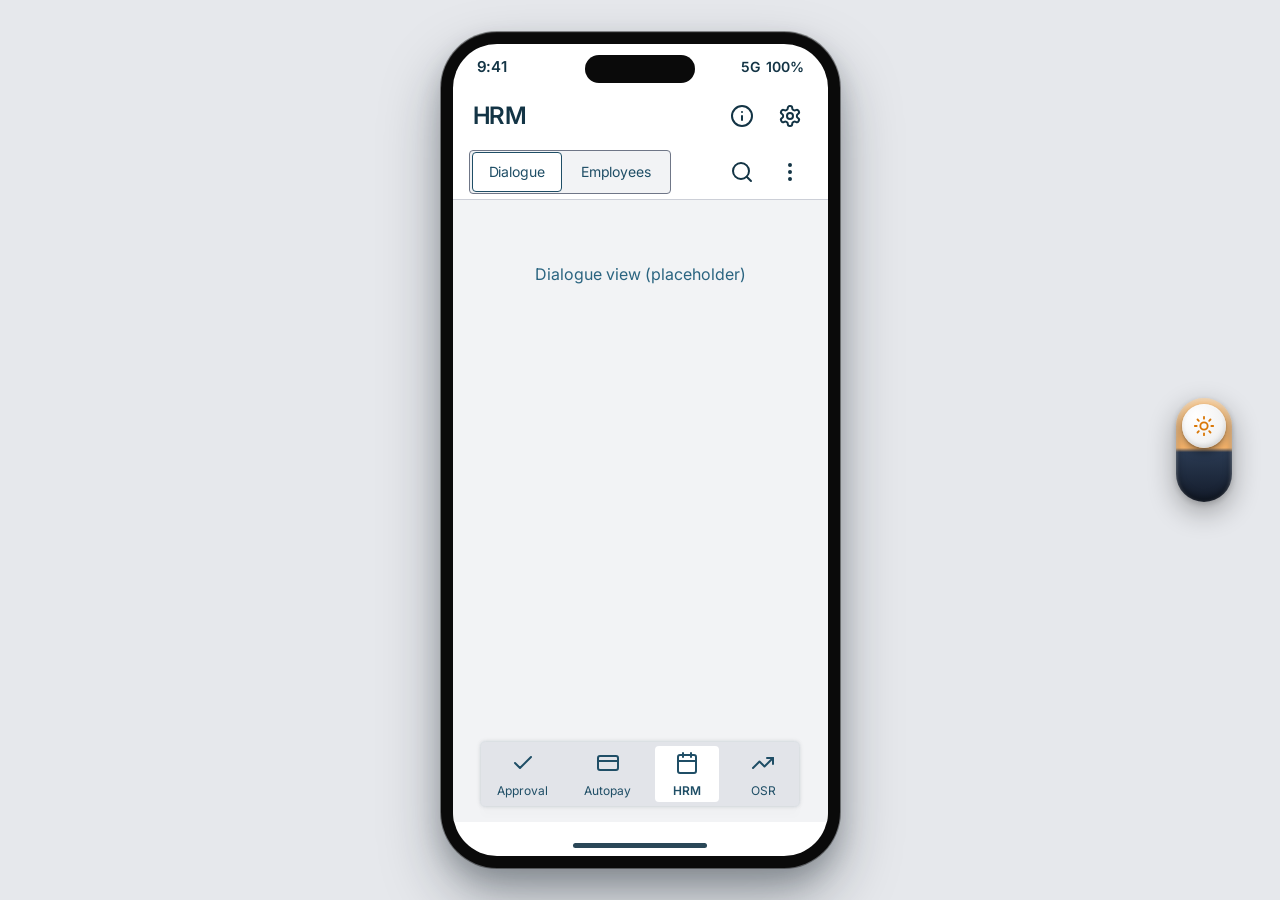
<file: dialogue.html>
<!DOCTYPE html>
<html lang="en">
<head>
  <meta charset="UTF-8" />
  <meta name="viewport" content="width=device-width, initial-scale=1.0" />
  <title>emp-list — Dialogue</title>
  <script>
    // Prototype convenience: on browser refresh, always return to the Employees view (index.html).
    // Internal navigation via the Dialogue tab click is preserved (type === 'navigate').
    const nav = performance.getEntriesByType('navigation')[0];
    if (nav && nav.type === 'reload') {
      window.location.replace('index.html');
    }

    // Apply saved theme before render to avoid flash of wrong theme.
    (function () {
      var saved = localStorage.getItem('theme') || 'light';
      document.documentElement.setAttribute('data-theme', saved);
    })();
    function toggleTheme() {
      var cur = document.documentElement.getAttribute('data-theme') || 'light';
      var next = cur === 'dark' ? 'light' : 'dark';
      document.documentElement.setAttribute('data-theme', next);
      localStorage.setItem('theme', next);
    }
  </script>
  <link rel="preconnect" href="https://fonts.googleapis.com" />
  <link rel="preconnect" href="https://fonts.gstatic.com" crossorigin />
  <link
    href="https://fonts.googleapis.com/css2?family=Inter:wght@400;500;600&display=swap"
    rel="stylesheet"
  />
  <link rel="stylesheet" href="styles/tokens.css" />
  <link rel="stylesheet" href="styles/shell.css" />
  <link rel="stylesheet" href="styles/components.css" />
</head>
<body>
  <div class="device">
    <div class="screen">

      <!-- Top safe area: iOS status bar -->
      <div class="notch"></div>
      <div class="status-bar">
        <span class="status-bar-time">9:41</span>
        <span class="status-bar-right">
          <span>5G</span>
          <span>100%</span>
        </span>
      </div>

      <!-- App area: header / sub-tabs / content / bottom tab-bar -->
      <main class="app">

        <!-- top-nav (Gaia Mobile, story-1 light, no back button, 2 trailing icons) -->
        <header class="top-nav" data-rn="View">
          <h1 class="top-nav-title" data-rn="Text">HRM</h1>
          <div class="top-nav-actions" data-rn="View">
            <button class="button-icon" data-rn="Pressable" type="button" aria-label="Information">
              <svg viewBox="0 0 24 24" fill="none" stroke="currentColor" stroke-width="2" stroke-linecap="round" stroke-linejoin="round" aria-hidden="true">
                <circle cx="12" cy="12" r="10" />
                <path d="M12 16v-4" />
                <path d="M12 8h.01" />
              </svg>
            </button>
            <button class="button-icon" data-rn="Pressable" type="button" aria-label="Settings">
              <svg viewBox="0 0 24 24" fill="none" stroke="currentColor" stroke-width="2" stroke-linecap="round" stroke-linejoin="round" aria-hidden="true">
                <path d="M12.22 2h-.44a2 2 0 0 0-2 2v.18a2 2 0 0 1-1 1.73l-.43.25a2 2 0 0 1-2 0l-.15-.08a2 2 0 0 0-2.73.73l-.22.38a2 2 0 0 0 .73 2.73l.15.1a2 2 0 0 1 1 1.72v.51a2 2 0 0 1-1 1.74l-.15.09a2 2 0 0 0-.73 2.73l.22.38a2 2 0 0 0 2.73.73l.15-.08a2 2 0 0 1 2 0l.43.25a2 2 0 0 1 1 1.73V20a2 2 0 0 0 2 2h.44a2 2 0 0 0 2-2v-.18a2 2 0 0 1 1-1.73l.43-.25a2 2 0 0 1 2 0l.15.08a2 2 0 0 0 2.73-.73l.22-.39a2 2 0 0 0-.73-2.73l-.15-.08a2 2 0 0 1-1-1.74v-.5a2 2 0 0 1 1-1.74l.15-.09a2 2 0 0 0 .73-2.73l-.22-.38a2 2 0 0 0-2.73-.73l-.15.08a2 2 0 0 1-2 0l-.43-.25a2 2 0 0 1-1-1.73V4a2 2 0 0 0-2-2z" />
                <circle cx="12" cy="12" r="3" />
              </svg>
            </button>
          </div>
        </header>

        <!-- sub-nav: segment-control + trailing icons -->
        <nav class="sub-nav" data-rn="View" aria-label="Section">
          <div class="segment-control" data-rn="View" role="tablist">
            <button class="segment-control-item is-selected" data-rn="Pressable" type="button" role="tab" aria-selected="true">
              <span data-rn="Text">Dialogue</span>
            </button>
            <button class="segment-control-item" data-rn="Pressable" type="button" role="tab" aria-selected="false" onclick="location.href='index.html'">
              <span data-rn="Text">Employees</span>
            </button>
          </div>
          <div class="sub-nav-actions" data-rn="View">
            <button class="button-icon" data-rn="Pressable" type="button" aria-label="Search">
              <svg viewBox="0 0 24 24" fill="none" stroke="currentColor" stroke-width="2" stroke-linecap="round" stroke-linejoin="round" aria-hidden="true">
                <circle cx="11" cy="11" r="8" />
                <path d="m21 21-4.3-4.3" />
              </svg>
            </button>
            <button class="button-icon" data-rn="Pressable" type="button" aria-label="More options">
              <svg viewBox="0 0 24 24" fill="none" stroke="currentColor" stroke-width="2" stroke-linecap="round" stroke-linejoin="round" aria-hidden="true">
                <circle cx="12" cy="12" r="1" />
                <circle cx="12" cy="5" r="1" />
                <circle cx="12" cy="19" r="1" />
              </svg>
            </button>
          </div>
        </nav>
        <div class="content" data-rn="ScrollView">
          <p style="text-align: center; padding: 32px 16px; color: var(--ga-color-text-body-secondary); font-family: var(--ga-font-family-primary);">Dialogue view (placeholder)</p>
        </div>
      </main>

      <!-- bottom-nav (Gaia Mobile, manager-current / integration=hrm / elements=4)
           Floats above the content area; sized to content; centered above home indicator. -->
      <nav class="bottom-nav" data-rn="View" role="tablist" aria-label="App navigation">
          <button class="bottom-nav-item" data-rn="Pressable" type="button" role="tab" aria-selected="false">
            <span class="bottom-nav-icon" data-rn="View" aria-hidden="true">
              <svg viewBox="0 0 24 24" fill="none" stroke="currentColor" stroke-width="2" stroke-linecap="round" stroke-linejoin="round">
                <path d="M20 6 9 17l-5-5" />
              </svg>
            </span>
            <span class="bottom-nav-label" data-rn="Text">Approval</span>
          </button>
          <button class="bottom-nav-item" data-rn="Pressable" type="button" role="tab" aria-selected="false">
            <span class="bottom-nav-icon" data-rn="View" aria-hidden="true">
              <svg viewBox="0 0 24 24" fill="none" stroke="currentColor" stroke-width="2" stroke-linecap="round" stroke-linejoin="round">
                <rect width="20" height="14" x="2" y="5" rx="2" />
                <line x1="2" x2="22" y1="10" y2="10" />
              </svg>
            </span>
            <span class="bottom-nav-label" data-rn="Text">Autopay</span>
          </button>
          <button class="bottom-nav-item is-selected" data-rn="Pressable" type="button" role="tab" aria-selected="true">
            <span class="bottom-nav-icon" data-rn="View" aria-hidden="true">
              <svg viewBox="0 0 24 24" fill="none" stroke="currentColor" stroke-width="2" stroke-linecap="round" stroke-linejoin="round">
                <rect width="18" height="18" x="3" y="4" rx="2" ry="2" />
                <line x1="16" x2="16" y1="2" y2="6" />
                <line x1="8" x2="8" y1="2" y2="6" />
                <line x1="3" x2="21" y1="10" y2="10" />
              </svg>
            </span>
            <span class="bottom-nav-label" data-rn="Text">HRM</span>
          </button>
          <button class="bottom-nav-item" data-rn="Pressable" type="button" role="tab" aria-selected="false">
            <span class="bottom-nav-icon" data-rn="View" aria-hidden="true">
              <svg viewBox="0 0 24 24" fill="none" stroke="currentColor" stroke-width="2" stroke-linecap="round" stroke-linejoin="round">
                <polyline points="22 7 13.5 15.5 8.5 10.5 2 17" />
                <polyline points="16 7 22 7 22 13" />
              </svg>
            </span>
            <span class="bottom-nav-label" data-rn="Text">OSR</span>
          </button>
      </nav>

      <!-- Bottom safe area: home indicator -->
      <div class="home-indicator">
        <div class="home-indicator-bar"></div>
      </div>

    </div>
  </div>

  <!-- Light/dark mode toggle — prototype-only chrome, lives in the empty space to the right of the phone. -->
  <button class="light-switch" type="button" aria-label="Toggle light/dark mode" onclick="toggleTheme()">
    <span class="light-switch-thumb" aria-hidden="true">
      <svg class="light-switch-icon light-switch-icon--sun" viewBox="0 0 24 24" fill="none" stroke="currentColor" stroke-width="2" stroke-linecap="round" stroke-linejoin="round">
        <circle cx="12" cy="12" r="4" />
        <path d="M12 2v2" />
        <path d="M12 20v2" />
        <path d="m4.93 4.93 1.41 1.41" />
        <path d="m17.66 17.66 1.41 1.41" />
        <path d="M2 12h2" />
        <path d="M20 12h2" />
        <path d="m6.34 17.66-1.41 1.41" />
        <path d="m19.07 4.93-1.41 1.41" />
      </svg>
      <svg class="light-switch-icon light-switch-icon--moon" viewBox="0 0 24 24" fill="none" stroke="currentColor" stroke-width="2" stroke-linecap="round" stroke-linejoin="round">
        <path d="M21 12.79A9 9 0 1 1 11.21 3 7 7 0 0 0 21 12.79z" />
      </svg>
    </span>
  </button>
</body>
</html>
</file>
<file: styles/tokens.css>
/* Gaia design tokens — sourced from gaia-ds. Same values for web and mobile. */

:root {
  /* Colors — text */
  --ga-color-text-body: #133445;
  --ga-color-text-body-secondary: #2a6480;
  --ga-color-text-headings: #133445;
  --ga-color-text-action: #1f4e66;
  --ga-color-text-action-hover: #133445;
  --ga-color-text-on-action: #fcf0e7;
  --ga-color-text-on-disabled: #6f7687;
  --ga-color-text-disabled: #b9b9b9;
  --ga-color-text-disable-selected: #6f7687;

  /* Colors — icon (separate semantic family from text) */
  --ga-color-icon-primary: #133445;
  --ga-color-icon-action: #1f4e66;
  --ga-color-icon-action-hover: #377ea0;
  --ga-color-icon-success: #448548;
  --ga-color-icon-error: #cc453e;
  --ga-color-icon-on-primary: #ffffff;
  --ga-color-icon-on-disabled: #6f7687;

  /* Colors — border */
  --ga-color-border-action: #1f4e66;
  --ga-color-border-action-hover: #377ea0;
  --ga-color-border-primary: #6f7687;
  --ga-color-border-tertiary: #cccfd7;            /* same hex as border-disabled; distinct semantic */
  --ga-color-border-disabled: #cccfd7;
  --ga-color-border-focus: #1f4e66;
  --ga-color-border-alert-information: #366af6;

  /* Colors — surface */
  --ga-color-surface-primary: #ffffff;
  --ga-color-surface-action: #1f4e66;
  --ga-color-surface-action-hover: #133445;
  --ga-color-surface-action-hover-2: #fae0ce;
  --ga-color-surface-page: #f2f3f5;
  --ga-color-surface-disabled: #e2e4e9;
  --ga-color-surface-disable-selected: #6f7687;
  --ga-color-surface-alert-information: #edf4fe;

  /* Colors — primary (brand) */
  --ga-color-primary-default: #1f4e66;
  --ga-color-primary-90: #133445;

  /* Colors — utility accents */
  --ga-color-utility-grey-accent: #f2f2f2;
  --ga-color-utility-lime-accent: #edf6dd;
  --ga-color-utility-teal-accent: #ecf5f4;
  --ga-color-utility-indigo-accent: #f0f2fe;
  --ga-color-utility-blue-accent: #edf4fe;
  --ga-color-utility-blue: #93bbf9;

  /* Colors — raw */
  --ga-color-white: #ffffff;
  --ga-color-black: #000000;
  --ga-color-purple-80: #591ab5;

  /* Misc */
  --ga-miscellaneous-skeleton-element: #f2f3f5;

  /* Typography — Gaia Mobile type ramp (see gaia-ds-mobile skill).
     Note: md line-height is 20px on mobile (vs 24px on web Gaia). */
  --ga-font-family-primary: 'Inter', -apple-system, BlinkMacSystemFont, system-ui, sans-serif;
  --ga-font-weight-normal: 400;
  --ga-font-weight-medium: 500;
  --ga-font-weight-semibold: 600;

  --ga-text-xs-size: 11px;          /* Helper */
  --ga-text-xs-lineheight: 16px;
  --ga-text-xs-letterspacing: 0.08px;

  --ga-text-sm-size: 12px;          /* Caption */
  --ga-text-sm-lineheight: 20px;
  --ga-text-sm-letterspacing: 0;

  --ga-text-md-size: 14px;          /* Body */
  --ga-text-md-lineheight: 20px;
  --ga-text-md-letterspacing: -0.096px;

  --ga-text-lg-size: 16px;          /* Heading */
  --ga-text-lg-lineheight: 24px;
  --ga-text-lg-letterspacing: -0.176px;

  --ga-text-xl-size: 20px;          /* Title */
  --ga-text-xl-lineheight: 32px;
  --ga-text-xl-letterspacing: -0.272px;

  --ga-text-2xl-size: 24px;         /* Headline */
  --ga-text-2xl-lineheight: 36px;
  --ga-text-2xl-letterspacing: -0.3px;

  --ga-text-3xl-size: 36px;         /* Display */
  --ga-text-3xl-lineheight: 56px;
  --ga-text-3xl-letterspacing: -0.35px;

  /* Spacing */
  --ga-size-spacing-00: 0px;
  --ga-size-spacing-01: 2px;
  --ga-size-spacing-02: 4px;
  --ga-size-spacing-03: 8px;
  --ga-size-spacing-04: 12px;
  --ga-size-spacing-05: 16px;
  --ga-size-spacing-06: 24px;

  /* Shape */
  --ga-radius-default: 4px;
  --ga-radius-round: 9999px;
  --ga-border-width-sm: 1px;
  --ga-border-width-md: 2px;

  /* Prototype-only: web page background outside the phone frame */
  --prototype-page-bg: #e6e8ec;
}

/* ===== Dark theme (freestyle — placeholder until real Gaia dark spec arrives).
   Activated via `<html data-theme="dark">`. Light-switch widget toggles it. ===== */
:root[data-theme="dark"] {
  /* Text */
  --ga-color-text-body: #fcf0e7;
  --ga-color-text-body-secondary: #8aabc1;
  --ga-color-text-headings: #fcf0e7;
  --ga-color-text-action: #7eb8d0;
  --ga-color-text-action-hover: #fcf0e7;
  --ga-color-text-on-action: #0e1f2b;
  --ga-color-text-disabled: #5a6470;
  --ga-color-text-disable-selected: #8895a6;

  /* Borders */
  --ga-color-border-action: #7eb8d0;
  --ga-color-border-action-hover: #a8d0e0;
  --ga-color-border-primary: #5a6470;
  --ga-color-border-disabled: #2a3540;
  --ga-color-border-focus: #7eb8d0;

  /* Surfaces */
  --ga-color-surface-primary: #1f3a4f;
  --ga-color-surface-action: #7eb8d0;
  --ga-color-surface-action-hover: #fcf0e7;
  --ga-color-surface-action-hover-2: #3a5267;
  --ga-color-surface-page: #0e1f2b;
  --ga-color-surface-disabled: #2a4254;
  --ga-color-surface-disable-selected: #5a6470;

  /* Prototype web page bg darkens too */
  --prototype-page-bg: #0a0e14;
}
</file>
<file: styles/shell.css>
/* Prototype shell — phone chrome + 375x812 screen + safe-area slots.
   The chrome (.device, .status-bar, .home-indicator) is prototype-only and
   does not map to RN. The .app subtree (header / sub-tabs / content / tab-bar)
   is the actual app structure RN devs should mirror. */

:root {
  --device-bezel: 12px;
  --device-radius: 56px;
  --screen-radius: 44px;
  --screen-width: 375px;
  --screen-height: 812px;
  --status-bar-height: 44px;
  --home-indicator-height: 34px;
}

* {
  box-sizing: border-box;
}

html, body {
  margin: 0;
  padding: 0;
  font-family: var(--ga-font-family-primary);
  color: var(--ga-color-text-body);
}

body {
  min-height: 100vh;
  background: var(--prototype-page-bg);
  display: flex;
  align-items: center;
  justify-content: center;
  padding: 32px;
  transition: background 0.35s ease;
}

/* ===== Phone chrome ===== */

.device {
  width: calc(var(--screen-width) + var(--device-bezel) * 2);
  height: calc(var(--screen-height) + var(--device-bezel) * 2);
  background: #0a0a0a;
  border-radius: var(--device-radius);
  padding: var(--device-bezel);
  box-shadow:
    0 1px 0 rgba(255, 255, 255, 0.08) inset,
    0 0 0 1px rgba(0, 0, 0, 0.4),
    0 30px 60px rgba(15, 25, 35, 0.35),
    0 12px 24px rgba(15, 25, 35, 0.2);
  position: relative;
}

.screen {
  position: relative;
  width: var(--screen-width);
  height: var(--screen-height);
  background: var(--ga-color-surface-primary);
  border-radius: var(--screen-radius);
  overflow: hidden;
  display: flex;
  flex-direction: column;
}

/* Status bar — iOS style, sits in the top safe area */
.status-bar {
  height: var(--status-bar-height);
  padding: 0 24px;
  display: flex;
  align-items: center;
  justify-content: space-between;
  font-size: 15px;
  font-weight: var(--ga-font-weight-semibold);
  color: var(--ga-color-text-body);
  z-index: 2;
  flex-shrink: 0;
}

.status-bar-time {
  letter-spacing: -0.2px;
}

.status-bar-right {
  display: flex;
  align-items: center;
  gap: 6px;
  font-size: 14px;
}

/* Dynamic-island-ish pill, centered behind the status-bar content */
.notch {
  position: absolute;
  top: 11px;
  left: 50%;
  transform: translateX(-50%);
  width: 110px;
  height: 28px;
  background: #0a0a0a;
  border-radius: 14px;
  z-index: 1;
  pointer-events: none;
}

/* Home indicator — bottom safe area */
.home-indicator {
  height: var(--home-indicator-height);
  display: flex;
  align-items: flex-end;
  justify-content: center;
  padding-bottom: 8px;
  flex-shrink: 0;
}

.home-indicator-bar {
  width: 134px;
  height: 5px;
  background: var(--ga-color-text-body);
  border-radius: 3px;
  opacity: 0.9;
}

/* ===== App area — slots the screen content fills ===== */

.app {
  flex: 1;
  display: flex;
  flex-direction: column;
  min-height: 0;
}

/* Neutral placeholder slot styling so the structure is visible.
   These are temporary visuals; remove or replace when mocking real content. */
.slot {
  border: 1px dashed #c2c7d0;
  background: #ffffff;
  color: #6f7687;
  font-size: 12px;
  display: flex;
  align-items: center;
  justify-content: center;
  text-transform: uppercase;
  letter-spacing: 0.5px;
}

.slot--header {
  height: 56px;
  flex-shrink: 0;
}

.slot--sub-tabs {
  height: 44px;
  flex-shrink: 0;
  margin-top: 1px;
}

.slot--content {
  flex: 1;
  min-height: 0;
  margin-top: 1px;
  overflow-y: auto;
}

/* Real scrollable content area (replaces slot--content once a screen has actual content).
   Grey page background; 100px bottom padding clears the floating bottom-nav so the
   last items can scroll into view above it. */
.content {
  flex: 1;
  min-height: 0;
  overflow-y: auto;
  background: var(--ga-color-surface-page);
  padding: var(--ga-size-spacing-05) 0 100px;
}

.slot--tab-bar {
  height: 56px;
  flex-shrink: 0;
  margin-top: 1px;
}

/* ===== Light switch — prototype-only chrome.
   Vertical pill on the right side of the viewport. Top half warm (light mode),
   bottom half cool (dark mode). Thumb slides between top and bottom; carries
   either a sun or moon icon depending on the active theme. */

.light-switch {
  position: fixed;
  top: 50%;
  right: 48px;
  transform: translateY(-50%);
  z-index: 50;

  width: 56px;
  height: 104px;
  padding: 0;
  border: none;
  border-radius: 28px;
  cursor: pointer;
  -webkit-tap-highlight-color: transparent;

  background:
    linear-gradient(180deg,
      #ffd29a 0%,
      #ffba6e 48%,
      #2a3a52 52%,
      #131b2a 100%);

  box-shadow:
    0 10px 28px rgba(0, 0, 0, 0.32),
    0 2px 6px rgba(0, 0, 0, 0.18),
    inset 0 2px 4px rgba(255, 255, 255, 0.45),
    inset 0 -3px 8px rgba(0, 0, 0, 0.45);

  transition: filter 0.3s ease;
}

.light-switch:hover {
  filter: brightness(1.05);
}

.light-switch:focus-visible {
  outline: 2px solid var(--ga-color-border-focus, #1f4e66);
  outline-offset: 4px;
}

.light-switch-thumb {
  position: absolute;
  left: 6px;
  width: 44px;
  height: 44px;
  top: 6px;
  border-radius: 50%;

  background: radial-gradient(circle at 32% 28%,
    #ffffff 0%,
    #f3f3f3 60%,
    #d6d6d6 100%);

  box-shadow:
    0 4px 10px rgba(0, 0, 0, 0.4),
    0 1px 2px rgba(0, 0, 0, 0.25),
    inset 0 1px 2px rgba(255, 255, 255, 0.6),
    inset 0 -2px 4px rgba(0, 0, 0, 0.1);

  display: flex;
  align-items: center;
  justify-content: center;

  transition:
    top 0.4s cubic-bezier(0.34, 1.56, 0.64, 1),
    background 0.3s ease,
    box-shadow 0.3s ease;
}

/* Thumb slides to the bottom in dark mode */
:root[data-theme="dark"] .light-switch-thumb {
  top: 54px;
  background: radial-gradient(circle at 32% 28%,
    #f5f0e8 0%,
    #e3dcd0 60%,
    #c4bcae 100%);
}

.light-switch-icon {
  position: absolute;
  width: 22px;
  height: 22px;
  transition: opacity 0.25s ease, transform 0.35s ease;
}

.light-switch-icon--sun {
  color: #d97706;
  opacity: 1;
  transform: rotate(0deg) scale(1);
}

.light-switch-icon--moon {
  color: #3a4a66;
  opacity: 0;
  transform: rotate(-30deg) scale(0.6);
}

:root[data-theme="dark"] .light-switch-icon--sun {
  opacity: 0;
  transform: rotate(30deg) scale(0.6);
}

:root[data-theme="dark"] .light-switch-icon--moon {
  opacity: 1;
  transform: rotate(0deg) scale(1);
}
</file>
<file: styles/components.css>
/* Gaia Mobile component styles — reusable across screens.
   Visual rules from the gaia-ds-mobile Figma spec. Tokens from gaia-ds. */

/* ===== top-nav =====
   Gaia Mobile Figma node 2006:14397 ("top-nav" symbol).
   Story-1 (primary row): optional leading back button + title + trailing icons.
   This prototype uses the no-back-button variant with 2 trailing icons. */

.top-nav {
  flex-shrink: 0;
  display: flex;
  align-items: center;
  justify-content: space-between;
  height: 56px;
  padding: 0 var(--ga-size-spacing-05); /* 16px L+R when no back button */
  background: var(--ga-color-surface-primary);
  border-bottom: var(--ga-border-width-sm) solid var(--ga-color-border-disabled);
}

/* Divider rule: the bottom-most nav row carries the border.
   If a sub-nav follows the top-nav, the top-nav loses its border. */
.top-nav:has(+ .sub-nav) {
  border-bottom: none;
}

.top-nav-title {
  margin: 0;
  padding: 0 var(--ga-size-spacing-02); /* 4px — matches Header component padding-x */
  font-family: var(--ga-font-family-primary);
  font-size: var(--ga-text-2xl-size);            /* 24px — "heavy" variant */
  line-height: var(--ga-text-2xl-lineheight);    /* 36px */
  font-weight: var(--ga-font-weight-semibold);   /* 600 */
  letter-spacing: -0.3px;
  color: var(--ga-color-text-body);
}

.top-nav-actions {
  display: flex;
  align-items: center;
  gap: var(--ga-size-spacing-02); /* 4px between trailing icons */
}

/* ===== button-icon (Gaia Mobile, 44x44 touch target) ===== */

.button-icon {
  width: 44px;
  height: 44px;
  padding: var(--ga-size-spacing-03); /* 8px — gives 28px clear icon zone */
  border: none;
  background: transparent;
  border-radius: var(--ga-radius-default);
  display: inline-flex;
  align-items: center;
  justify-content: center;
  color: var(--ga-color-text-body);
  -webkit-tap-highlight-color: transparent;
}

.button-icon svg {
  width: 24px;
  height: 24px;
  display: block;
}

/* Pressed state. Per gaia-ds-mobile interaction model, :hover on desktop is
   mapped to RN's `pressed` state so reviewers preview touch feedback without
   holding click. Visual mirrors the gaia-ds web button-icon "secondary" hover
   styling — confirm whether the mobile spec defines a different press style. */
.button-icon:hover,
.button-icon:active {
  background: var(--ga-color-surface-action-hover-2);
  color: var(--ga-color-text-action-hover);
}

.button-icon:focus-visible {
  outline: var(--ga-border-width-md) solid var(--ga-color-border-focus);
  outline-offset: -3px;
}

/* Menu-trigger active state: when the popup is open (aria-expanded=true) the
   button shows the Gaia "focused" visual (Figma node 1078:20779) — white bg
   with a 2px --ga-color-border-focus outline inset -3px. Overrides hover so
   the peach press feedback doesn't appear while the menu is held open. */
.button-icon[aria-haspopup="true"][aria-expanded="true"],
.button-icon[aria-haspopup="true"][aria-expanded="true"]:hover,
.button-icon[aria-haspopup="true"][aria-expanded="true"]:active {
  background: var(--ga-color-surface-primary);
  color: var(--ga-color-text-action);
  outline: var(--ga-border-width-md) solid var(--ga-color-border-focus);
  outline-offset: -3px;
}

.button-icon:disabled {
  background: var(--ga-color-surface-page);
  color: var(--ga-color-text-disabled);
}

/* ===== sub-nav =====
   Ad-hoc wrapper row for secondary navigation (e.g. segment-control + actions).
   Not a documented Gaia Mobile component — formed per emp-list layout need. */

.sub-nav {
  flex-shrink: 0;
  display: flex;
  align-items: center;
  justify-content: space-between;
  gap: var(--ga-size-spacing-04); /* 12px between left and right groups */
  height: 56px;
  padding: 0 var(--ga-size-spacing-05); /* 16px */
  background: var(--ga-color-surface-primary);
  border-bottom: var(--ga-border-width-sm) solid var(--ga-color-border-disabled);
}

.sub-nav-actions {
  display: flex;
  align-items: center;
  gap: var(--ga-size-spacing-02); /* 4px */
}

/* ===== segment-control =====
   Gaia Mobile Figma node 1093:24211. iOS-style segmented selector.
   Container is 44px tall (= 40px visual item + 2px×2 padding extending touch target). */

.segment-control {
  display: inline-flex;
  align-items: center;
  gap: var(--ga-size-spacing-01);              /* 2px */
  height: 44px;
  padding: var(--ga-size-spacing-01);          /* 2px */
  background: var(--ga-color-surface-page);
  border: var(--ga-border-width-sm) solid var(--ga-color-border-primary);
  border-radius: var(--ga-radius-default);
}

.segment-control-item {
  display: inline-flex;
  align-items: center;
  justify-content: center;
  height: 40px;
  padding: var(--ga-size-spacing-03) var(--ga-size-spacing-05); /* 8px / 16px — text type */
  background: transparent;
  border: var(--ga-border-width-sm) solid transparent;
  border-radius: var(--ga-radius-default);
  font-family: var(--ga-font-family-primary);
  font-size: var(--ga-text-md-size);
  line-height: var(--ga-text-md-lineheight);
  font-weight: var(--ga-font-weight-normal);
  letter-spacing: var(--ga-text-md-letterspacing);
  color: var(--ga-color-text-action);
  white-space: nowrap;
  -webkit-tap-highlight-color: transparent;
}

/* Pressed state — `:hover` and `:active` map to RN `pressed`.
   Per the g-m spec, the Figma `hover` and `pressed` variants are visually identical. */
.segment-control-item:not(.is-selected):hover,
.segment-control-item:not(.is-selected):active {
  background: var(--ga-color-surface-action-hover-2);
  border-color: var(--ga-color-border-action);
  color: var(--ga-color-text-action-hover);
}

.segment-control-item.is-selected {
  background: var(--ga-color-surface-primary);
  border-color: var(--ga-color-border-action);
  color: var(--ga-color-text-action);
}

/* Already-selected items show no press feedback; their interaction is
   "scroll content to top" (see gaia-ds-mobile skill). */

.segment-control-item:focus-visible {
  outline: var(--ga-border-width-md) solid var(--ga-color-border-focus);
  outline-offset: -2px;
}

/* ===== bottom-nav =====
   Gaia Mobile Figma node 2243:5218 (manager-current / integration=hrm / elements=4).
   Floats above the content area; width is determined by items + gaps + padding
   (NOT stretched to screen width). Centered horizontally above the home indicator. */

.bottom-nav {
  position: absolute;
  bottom: 50px;                       /* 34px home indicator + 16px breathing room */
  left: 50%;
  transform: translateX(-50%);

  display: inline-flex;
  align-items: center;
  gap: var(--ga-size-spacing-04);              /* 12px between items */
  padding: var(--ga-size-spacing-02);          /* 4px */
  background: var(--ga-color-surface-disabled); /* #e2e4e9 */
  border-radius: var(--ga-radius-default);
  box-shadow:
    0 0 3px rgba(19, 52, 69, 0.10),
    0 0 5px rgba(19, 52, 69, 0.09),
    0 0 7px rgba(19, 52, 69, 0.05),
    0 10.5px 8px rgba(19, 52, 69, 0.01);
}

.bottom-nav-item {
  display: flex;
  flex-direction: column;
  align-items: center;
  justify-content: center;
  gap: var(--ga-size-spacing-01);                                 /* 2px */
  height: 56px;
  padding: var(--ga-size-spacing-02) var(--ga-size-spacing-04);   /* 4px / 12px */
  background: transparent;
  border: none;
  border-radius: var(--ga-radius-default);
  color: var(--ga-color-text-action);
  font-family: var(--ga-font-family-primary);
  -webkit-tap-highlight-color: transparent;
}

.bottom-nav-item.is-selected {
  background: var(--ga-color-surface-primary);  /* white pill */
}

/* Press feedback — mirror the selected white pill on press
   (prototype-only; Gaia spec doesn't document a press state).
   Label weight does NOT change on press — semibold remains a selection-only signal. */
.bottom-nav-item:not(.is-selected):hover,
.bottom-nav-item:not(.is-selected):active {
  background: var(--ga-color-surface-primary);
}

.bottom-nav-item:focus-visible {
  outline: var(--ga-border-width-md) solid var(--ga-color-border-focus);
  outline-offset: -2px;
}

.bottom-nav-icon {
  display: inline-flex;
  align-items: center;
  justify-content: center;
  padding: var(--ga-size-spacing-02) var(--ga-size-spacing-03);   /* 4px / 8px */
}

.bottom-nav-icon svg {
  width: 24px;
  height: 24px;
  display: block;
}

.bottom-nav-label {
  font-size: var(--ga-text-sm-size);                   /* 12px */
  line-height: var(--ga-text-sm-lineheight);           /* 20px */
  font-weight: var(--ga-font-weight-normal);           /* 400 — default */
  letter-spacing: var(--ga-text-sm-letterspacing);     /* 0 */
  text-align: center;
  white-space: nowrap;
}

.bottom-nav-item.is-selected .bottom-nav-label {
  font-weight: var(--ga-font-weight-semibold);         /* 600 */
}

/* ===== quick-filter =====
   Gaia Mobile Figma node 3090:8440 ("quick-filter").
   Pill-shaped filter chip. Internal layout: optional check icon + label +
   keyline + x icon. States: inactive (default) / active / disabled /
   inactive-pressed / active-pressed (Figma "hover" = pressed on mobile). */

.quick-filter-row {
  display: flex;
  align-items: center;
  gap: var(--ga-size-spacing-03);                  /* 8px */
  padding: 0 var(--ga-size-spacing-05) var(--ga-size-spacing-03); /* 16px L/R, 8px below */
  overflow-x: auto;
  scrollbar-width: none;
}
.quick-filter-row::-webkit-scrollbar { display: none; }

.quick-filter-label {
  flex-shrink: 0;
  font-family: var(--ga-font-family-primary);
  font-size: var(--ga-text-sm-size);                /* 12px — matches pill labels */
  line-height: 16px;                                /* component-specific override (matches pill labels) */
  font-weight: var(--ga-font-weight-normal);        /* 400 — matches pill labels */
  letter-spacing: var(--ga-text-sm-letterspacing);
  color: var(--ga-color-text-action);
}

.quick-filter {
  display: inline-flex;
  align-items: center;
  gap: var(--ga-size-spacing-03);                  /* 8px */
  padding: var(--ga-size-spacing-03) var(--ga-size-spacing-04); /* 8px V / 12px H */
  background: var(--ga-color-surface-primary);
  border: var(--ga-border-width-sm) solid var(--ga-color-border-tertiary);
  border-radius: var(--ga-radius-round);
  font-family: var(--ga-font-family-primary);
  font-size: var(--ga-text-sm-size);                /* 12px */
  line-height: 16px;                                /* component-specific override (matches Figma) */
  font-weight: var(--ga-font-weight-normal);        /* 400 */
  letter-spacing: var(--ga-text-sm-letterspacing);
  color: var(--ga-color-text-action);
  white-space: nowrap;
  flex-shrink: 0;
  -webkit-tap-highlight-color: transparent;
}

.quick-filter-left {
  display: inline-flex;
  align-items: center;
  gap: var(--ga-size-spacing-03);                  /* 8px */
  flex-shrink: 0;
}

.quick-filter-icon {
  width: 16px;
  height: 16px;
  flex-shrink: 0;
  /* Hidden from layout when inactive — pill shrinks to label-only width.
     The flex gap on .quick-filter-left collapses too since gap only applies
     between visible flex items. */
  display: none;
}

.quick-filter.is-active .quick-filter-icon {
  display: block;
}

/* Active */
.quick-filter.is-active {
  background: var(--ga-color-utility-blue-accent);
  border-color: var(--ga-color-utility-blue);
}

/* Pressed — :hover / :active map to RN pressed. Both pressed states share the
   same hover-border color; active state keeps its blue-accent background. */
.quick-filter:not(:disabled):hover,
.quick-filter:not(:disabled):active {
  border-color: var(--ga-color-border-action-hover);
}

/* Disabled */
.quick-filter:disabled {
  background: var(--ga-color-surface-disabled);
  border-color: var(--ga-color-border-disabled);
  color: var(--ga-color-text-on-disabled);
  cursor: not-allowed;
}

.quick-filter:focus-visible {
  outline: var(--ga-border-width-md) solid var(--ga-color-border-focus);
  outline-offset: 2px;
}

/* ===== menu (Gaia menu container) =====
   Same surface/border/shadow as the Gaia web menu component. Anchored under
   the trigger via a `.menu-wrapper` (position: relative). */

.menu-wrapper {
  position: relative;
  display: inline-flex;
}

.menu {
  position: absolute;
  top: calc(100% + var(--ga-size-spacing-02));   /* 4px below trigger */
  right: 0;
  z-index: 10;
  min-width: 200px;
  max-width: 320px;
  padding: var(--ga-size-spacing-02);              /* 4px */
  background: var(--ga-color-surface-primary);
  border: var(--ga-border-width-sm) solid var(--ga-color-border-tertiary);
  border-radius: var(--ga-radius-default);
  box-shadow:
    0 4px 8px rgba(19, 52, 69, 0.10),
    0 15px 15px rgba(19, 52, 69, 0.09),
    0 34px 21px rgba(19, 52, 69, 0.05),
    0 61px 24px rgba(19, 52, 69, 0.01);
}

.menu[hidden] { display: none; }

.menu-item {
  display: flex;
  align-items: center;
  gap: var(--ga-size-spacing-03);                  /* 8px */
  width: 100%;
  min-height: 44px;                                /* mobile touch-target minimum */
  padding: var(--ga-size-spacing-03) var(--ga-size-spacing-04); /* 8px / 12px */
  border: none;
  background: transparent;
  border-radius: var(--ga-radius-default);
  font-family: var(--ga-font-family-primary);
  font-size: var(--ga-text-md-size);                /* 14px */
  line-height: var(--ga-text-md-lineheight);        /* 20px */
  font-weight: var(--ga-font-weight-medium);        /* 500 */
  letter-spacing: var(--ga-text-md-letterspacing);
  color: var(--ga-color-text-action);
  text-align: left;
  -webkit-tap-highlight-color: transparent;
}

.menu-item:hover,
.menu-item:active {
  background: var(--ga-color-surface-action-hover-2);
  color: var(--ga-color-text-action-hover);
}

.menu-item:focus-visible {
  outline: var(--ga-border-width-md) solid var(--ga-color-border-focus);
  outline-offset: -2px;
}

.menu-item-label {
  flex: 1;
  min-width: 0;
  white-space: nowrap;
  overflow: hidden;
  text-overflow: ellipsis;
}

/* ===== checkbox =====
   Gaia Mobile Figma node 2859:65337. 24×24, 6px radius. Two types currently
   wired in the prototype: unchecked-default and checked-default. */

.checkbox {
  flex-shrink: 0;
  width: 24px;
  height: 24px;
  border-radius: 6px;
  border: var(--ga-border-width-md) solid var(--ga-color-border-action);
  background: var(--ga-color-surface-primary);
  display: inline-flex;
  align-items: center;
  justify-content: center;
  color: var(--ga-color-surface-primary);          /* check stroke color */
}

.checkbox-icon {
  width: 16px;
  height: 16px;
  display: none;
}

.checkbox.is-checked {
  background: var(--ga-color-surface-action);
  border-color: var(--ga-color-surface-action);
}

.checkbox.is-checked .checkbox-icon {
  display: block;
}

/* ===== empman-list-item / dottie-list-item =====
   Project-specific row components. Both compose the Gaia Mobile list-item spec
   (Figma node 1744:44621, state=default) and currently share styling via grouping
   selectors. Diverge by adding rules under just one selector when needed.

   Avatar policy (design rule):
   - empman-list-item:  initials only — NO image avatars. Use Avatar Type=initial.
   - dottie-list-item:  full avatar fallback chain — may use Type=image, initial,
                        or icon. Different rows can have different types. */

.empman-list-item,
.dottie-list-item {
  /* Grid layout: avatar on the left (spans both rows), name on row 1,
     secondary text (role) on row 2. */
  display: grid;
  grid-template-columns: auto 1fr;               /* avatar | text */
  grid-template-rows: auto auto;
  column-gap: var(--ga-size-spacing-03);          /* 8px */
  width: 100%;
  min-height: 64px;
  padding: var(--ga-size-spacing-04) var(--ga-size-spacing-05); /* 12px V / 16px H */
  background: var(--ga-color-surface-primary);
  border: var(--ga-border-width-sm) solid var(--ga-color-border-disabled);
  border-radius: var(--ga-radius-default);
  text-align: left;
  -webkit-tap-highlight-color: transparent;
}

/* The .list-item-left / .list-item-text wrappers stay in the markup (matching
   the Gaia spec's structural names) but are made transparent to the grid via
   `display: contents`. Their children become direct grid items. */
.list-item-left,
.list-item-text {
  display: contents;
}

/* Pressed state — per Figma node 1744:44817 (state=pressed): peach bg + teal border. */
.empman-list-item:hover,
.empman-list-item:active,
.dottie-list-item:hover,
.dottie-list-item:active {
  background: var(--ga-color-surface-action-hover-2);
  border-color: var(--ga-color-border-action);
}

.empman-list-item:focus-visible,
.dottie-list-item:focus-visible {
  outline: var(--ga-border-width-md) solid var(--ga-color-border-focus);
  outline-offset: -2px;
}

.list-item-avatar {
  /* Gaia Avatar — Size=small (24px). Container is shared by all 3 types.
     Source: Gaia UI Kit (web), file VGt3AnEd4XW1B49hdkYaxl, node 2562:4089.
     `--border/tertiary` in Figma (#cccfd7) = gaia-ds `--ga-color-border-disabled`.
     Grid placement: column 1, spans both rows; vertically centered across the row. */
  grid-column: 1;
  grid-row: 1 / span 2;
  align-self: center;
  flex-shrink: 0;
  width: 24px;
  height: 24px;
  border-radius: 50%;
  background: var(--ga-color-surface-primary);
  border: var(--ga-border-width-sm) solid var(--ga-color-border-disabled);
  display: inline-flex;
  align-items: center;
  justify-content: center;
  overflow: hidden;
}

/* Type=initial — Caption/Bold initials. Line-height 16px (not the 20px sm default —
   the avatar-initials context tightens it so 12px text sits comfortably in 24px). */
.list-item-avatar-initials {
  font-family: var(--ga-font-family-primary);
  font-size: var(--ga-text-sm-size);
  line-height: 16px;
  font-weight: 700;
  letter-spacing: 0;
  color: var(--ga-color-text-headings);
  text-align: center;
  white-space: nowrap;
}

/* Type=image */
.list-item-avatar-image {
  width: 100%;
  height: 100%;
  object-fit: cover;
  display: block;
}

/* Type=icon — fallback when neither image nor initials available */
.list-item-avatar-icon {
  width: 16px;
  height: 16px;
  color: var(--ga-color-text-body);
}

.list-item-primary {
  grid-column: 2;
  grid-row: 1;
  min-width: 0;                                   /* required for ellipsis in grid */
  font-family: var(--ga-font-family-primary);
  font-size: var(--ga-text-md-size);
  line-height: var(--ga-text-md-lineheight);
  font-weight: var(--ga-font-weight-normal);
  letter-spacing: var(--ga-text-md-letterspacing);
  color: var(--ga-color-text-body);
  white-space: nowrap;
  overflow: hidden;
  text-overflow: ellipsis;
}

.list-item-secondary {
  grid-column: 2;
  grid-row: 2;
  min-width: 0;
  font-family: var(--ga-font-family-primary);
  font-size: var(--ga-text-sm-size);
  line-height: var(--ga-text-sm-lineheight);
  font-weight: var(--ga-font-weight-normal);
  letter-spacing: var(--ga-text-sm-letterspacing);
  color: var(--ga-color-text-body-secondary);
  white-space: nowrap;
  overflow: hidden;
  text-overflow: ellipsis;
}


/* ===== list-section + list-group =====
   Convenience wrappers for stacking list-items in a section.
   list-section-header is a temporary placeholder style — replace with the real
   section-header Gaia component when that spec is supplied. */

.list-section {
  margin: 0 0 var(--ga-size-spacing-06); /* 24px between sections */
}

.list-section-header {
  /* PLACEHOLDER style — not Gaia spec. Replace with real header component. */
  font-family: var(--ga-font-family-primary);
  font-size: var(--ga-text-md-size);
  line-height: var(--ga-text-md-lineheight);
  font-weight: var(--ga-font-weight-medium);
  color: var(--ga-color-text-body);
  margin: 0 0 var(--ga-size-spacing-03);
  padding: 0 var(--ga-size-spacing-05);
}

/* List wrappers — empman-list and dottie-list compose this shared layout.
   Diverge per-component when needed (different gap, padding, etc.). */
.empman-list,
.dottie-list {
  display: flex;
  flex-direction: column;
  gap: var(--ga-size-spacing-02);                /* 4px between rows */
  padding: 0 var(--ga-size-spacing-05);          /* 16px L/R */
}
</file>
